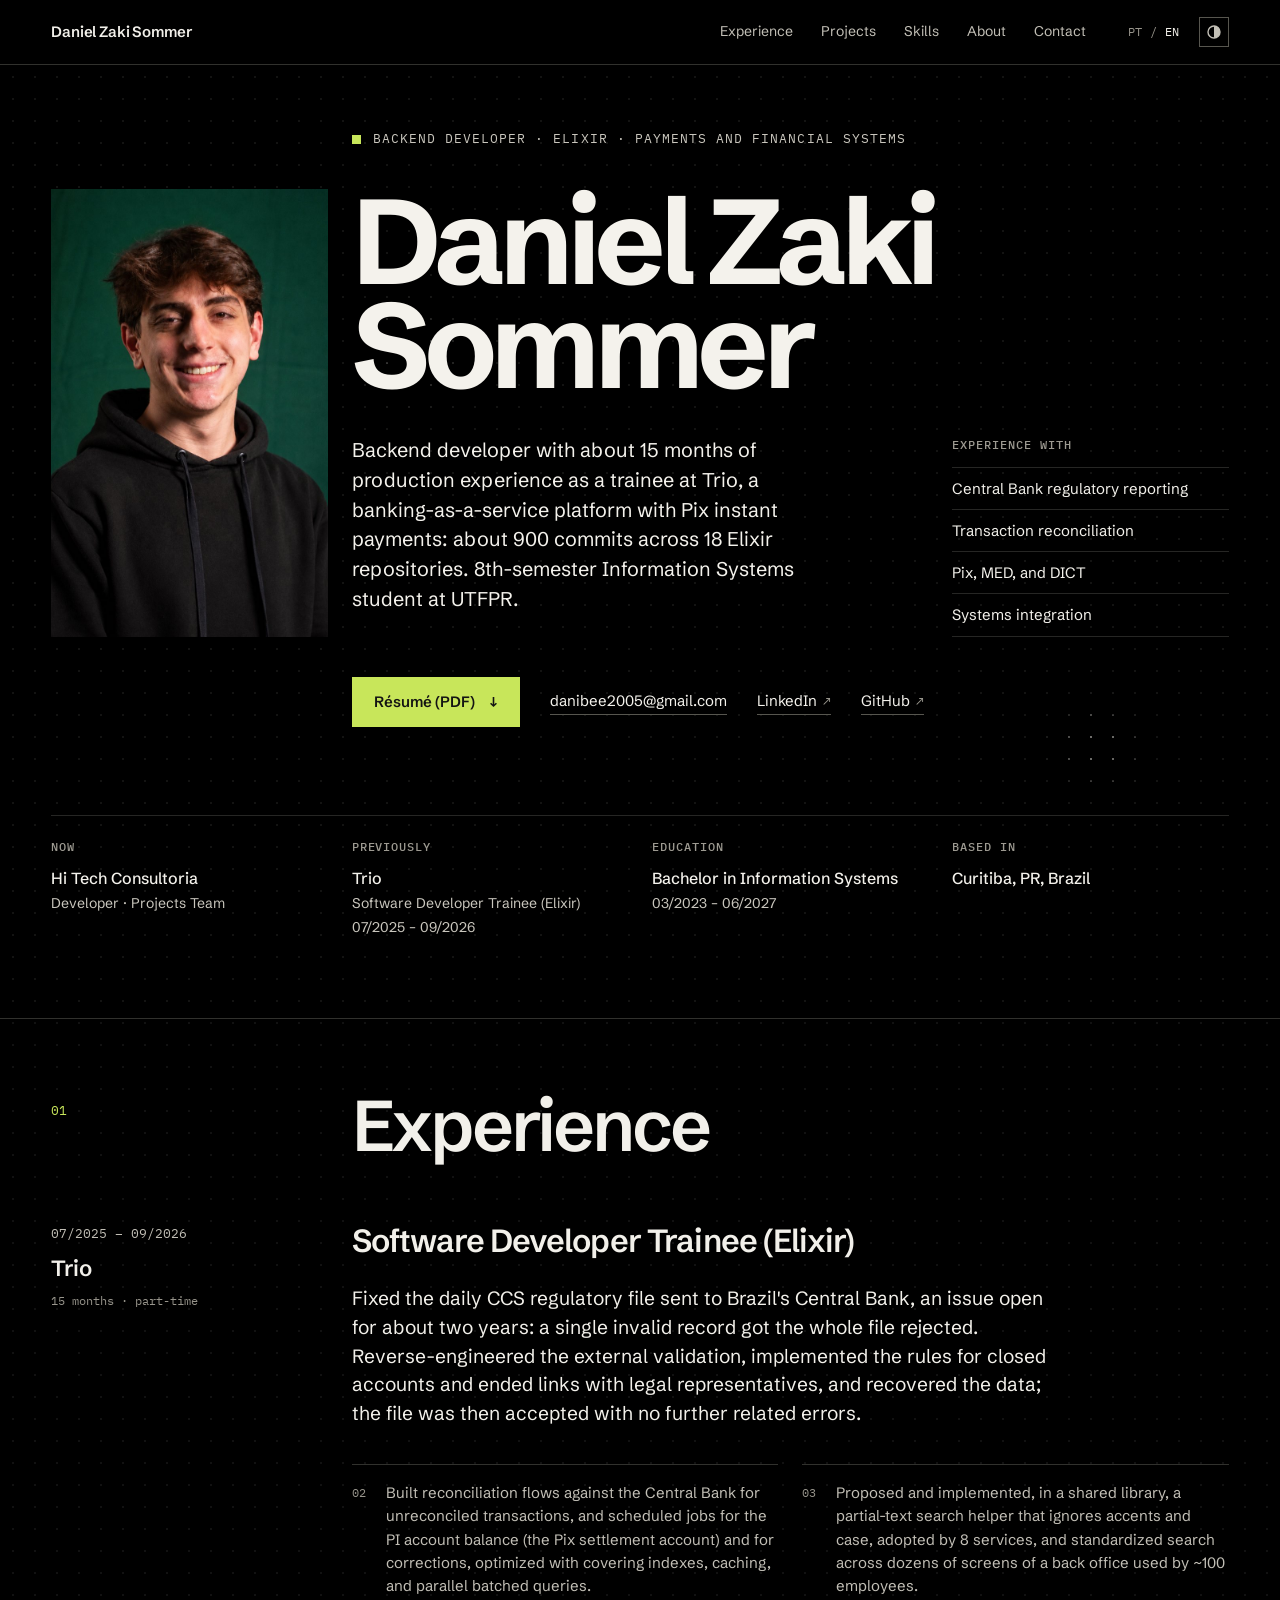
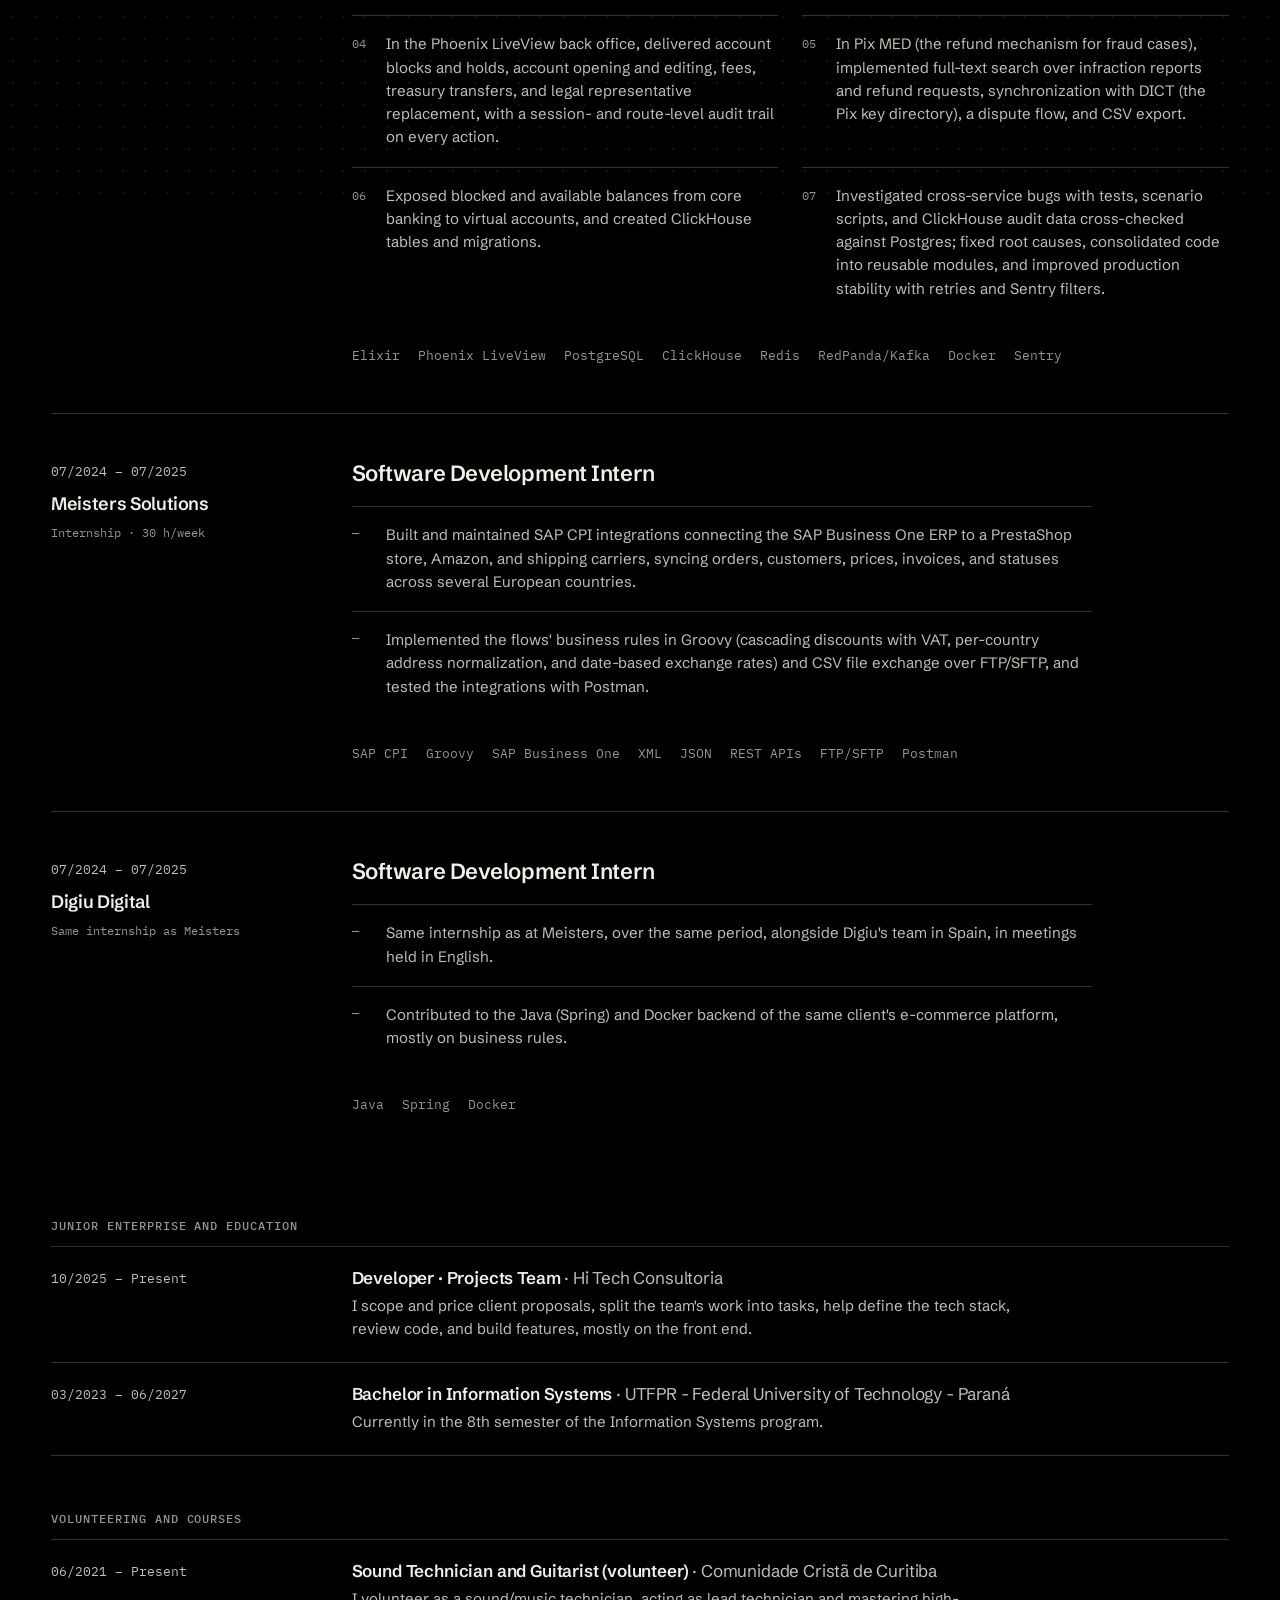
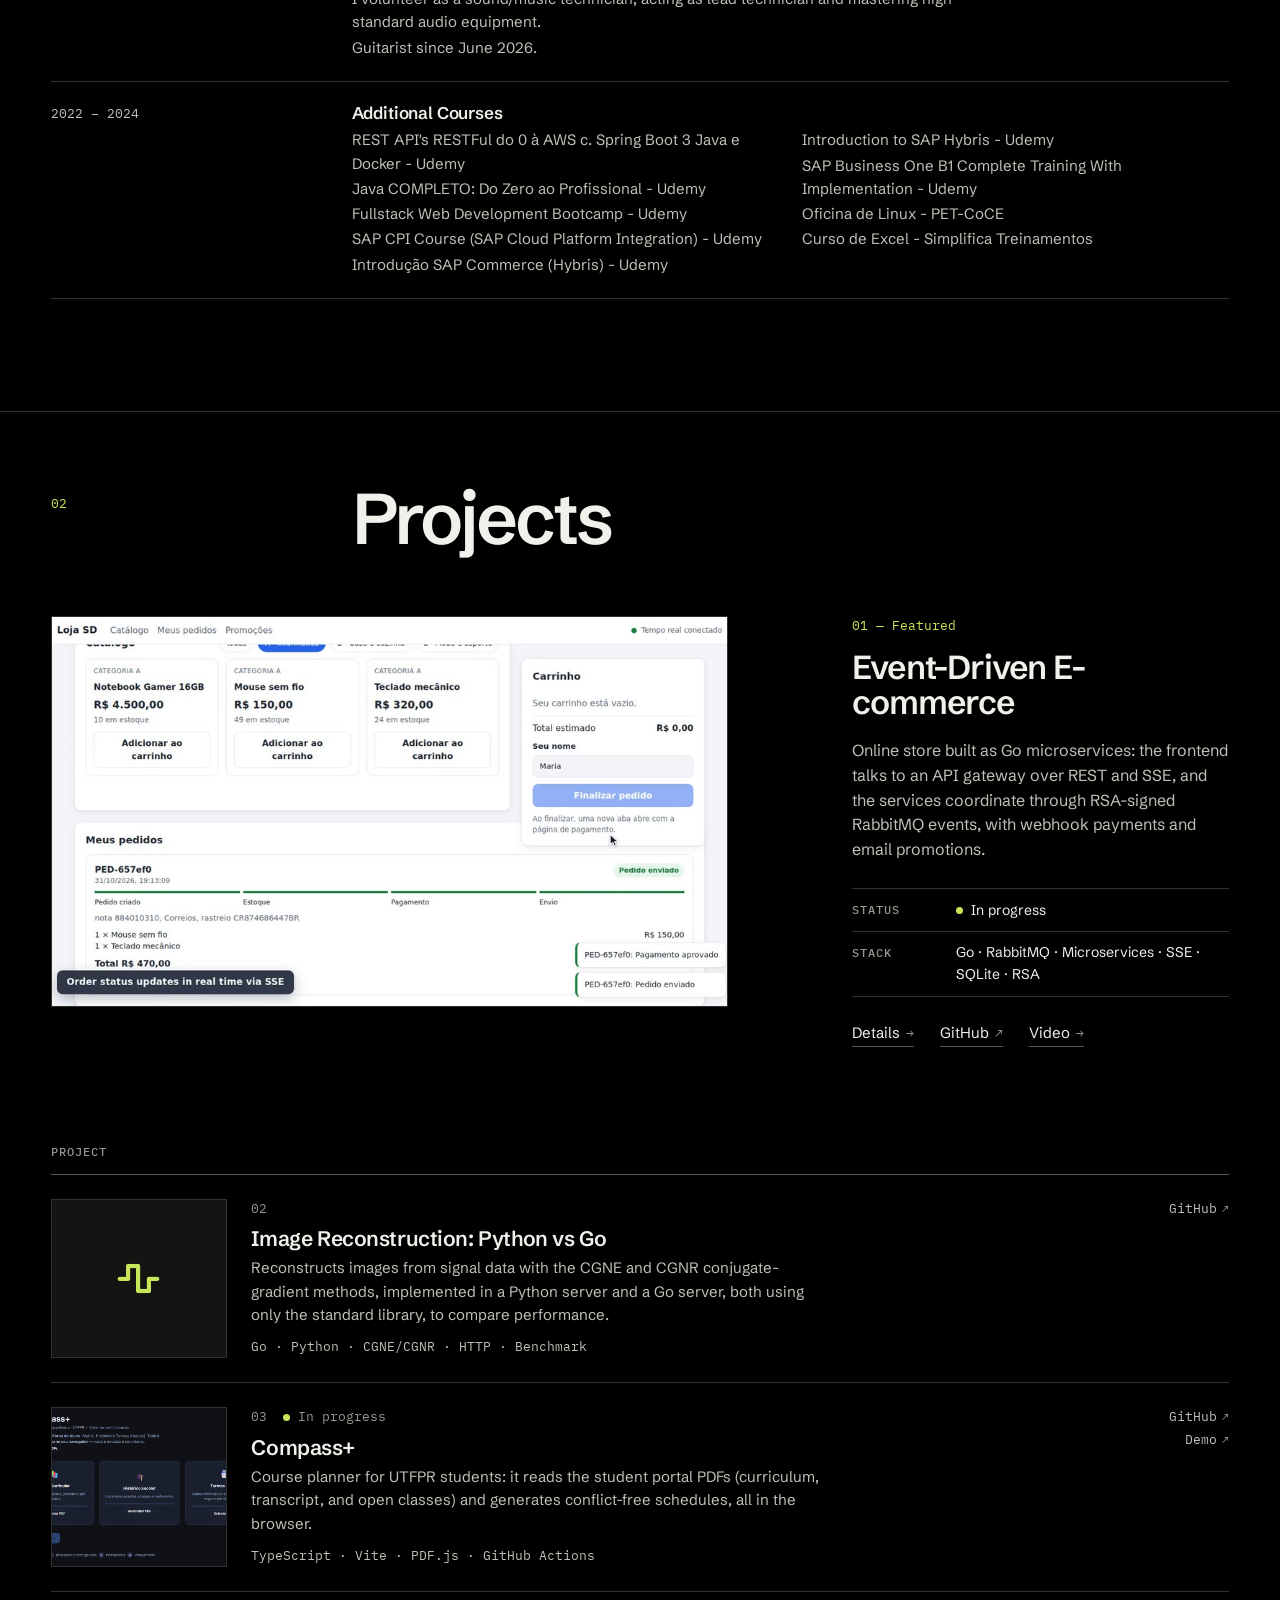
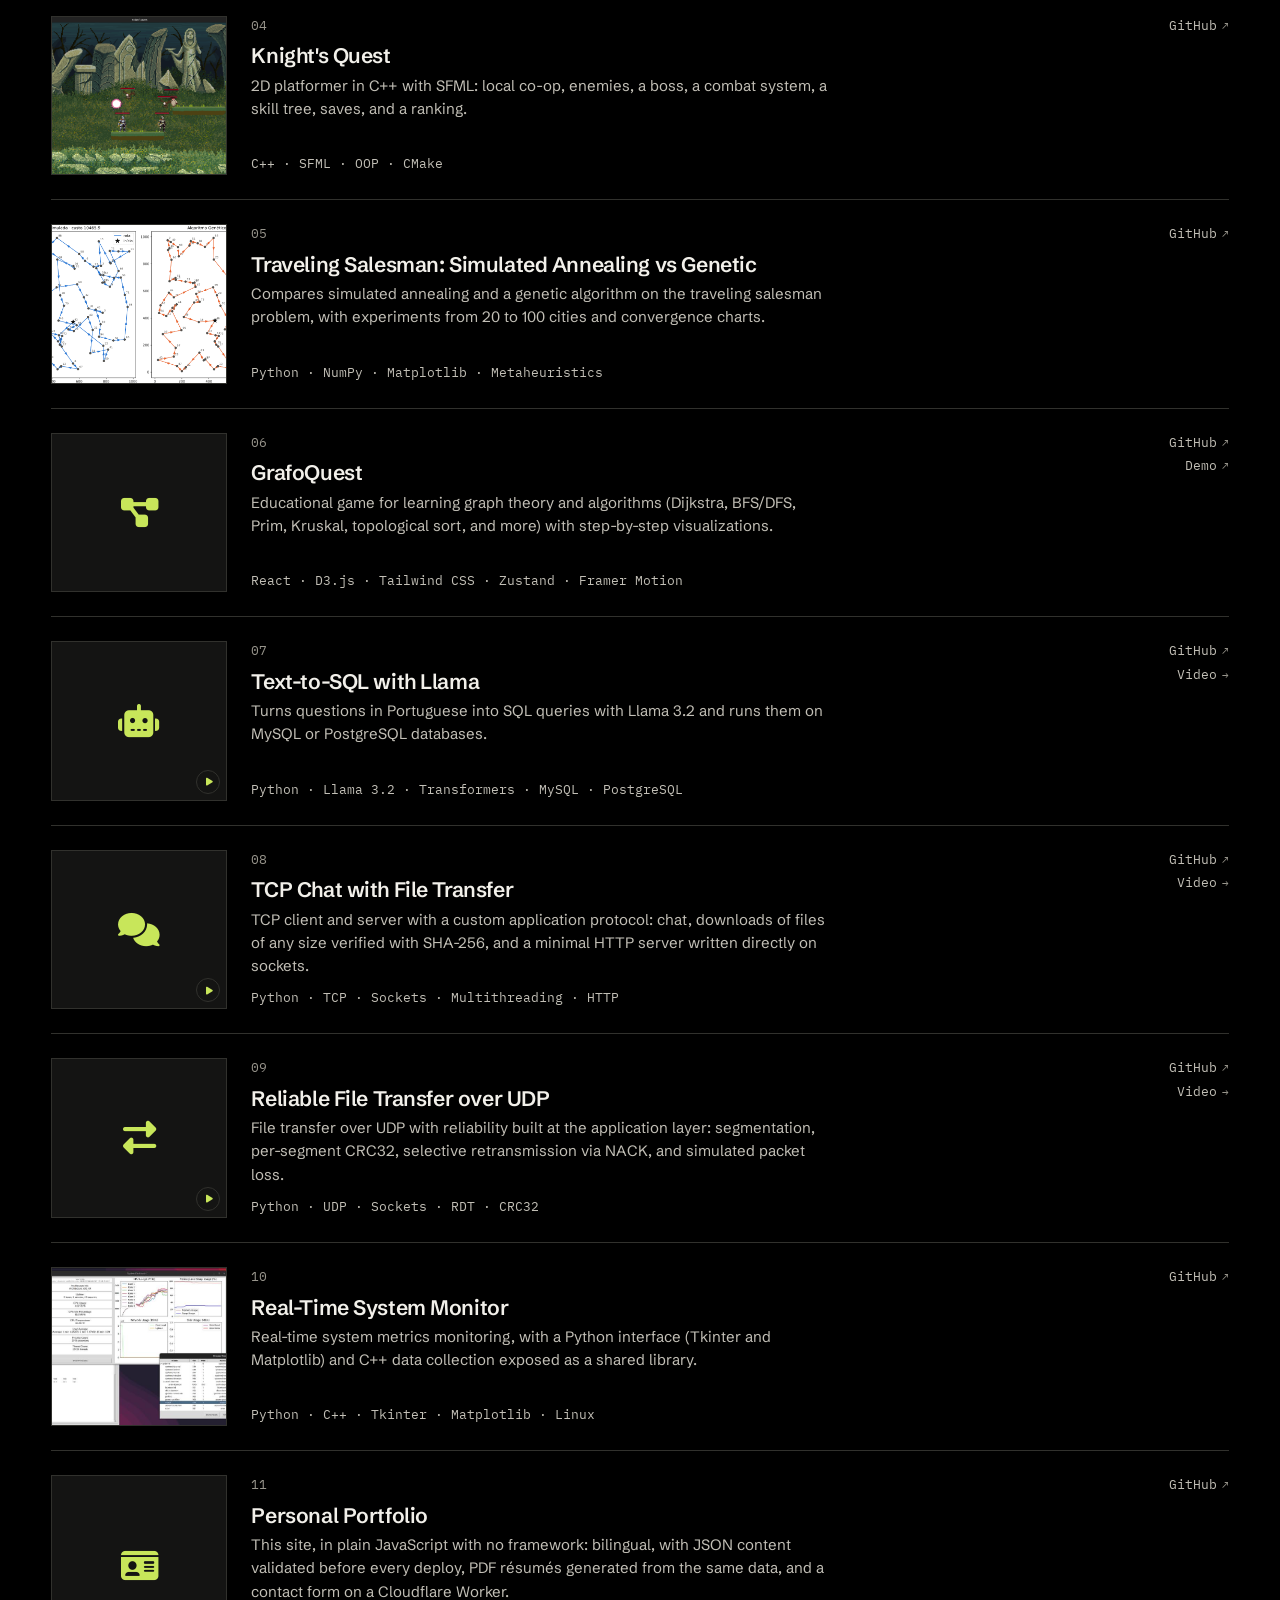
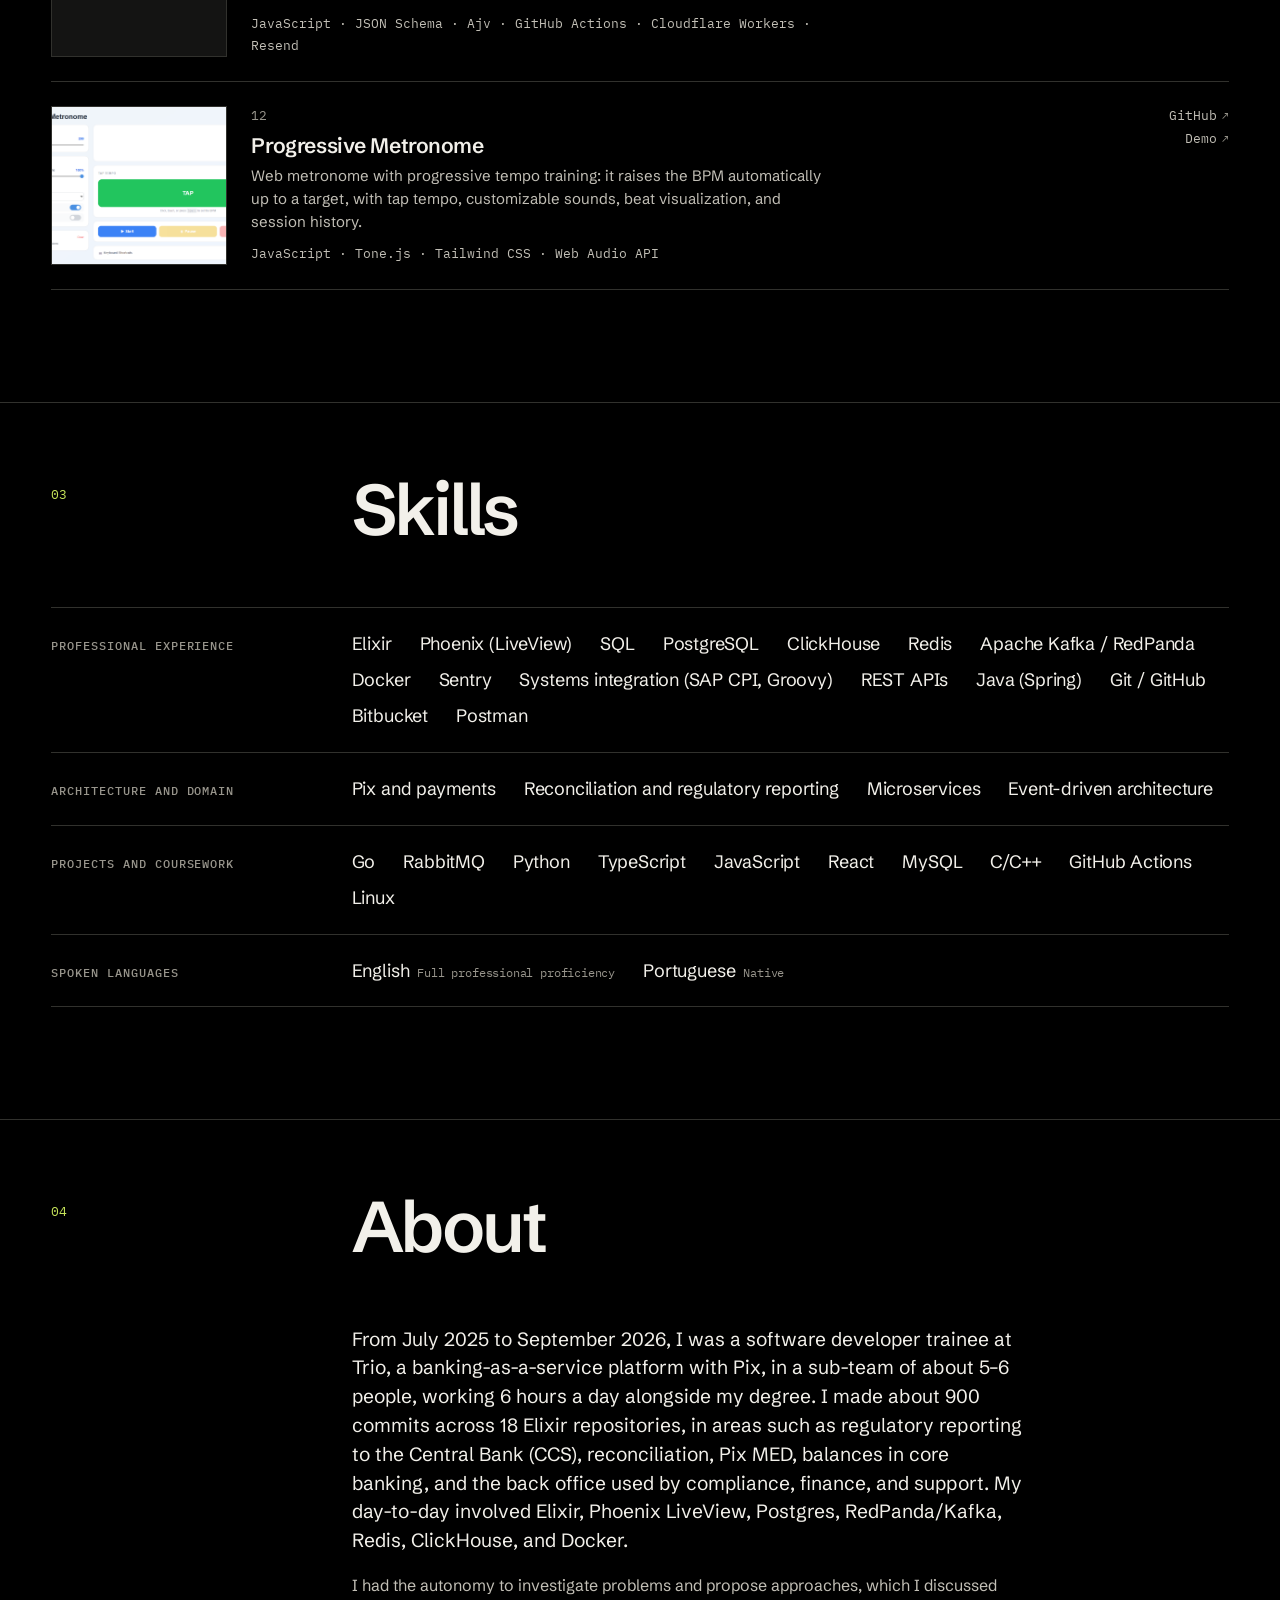
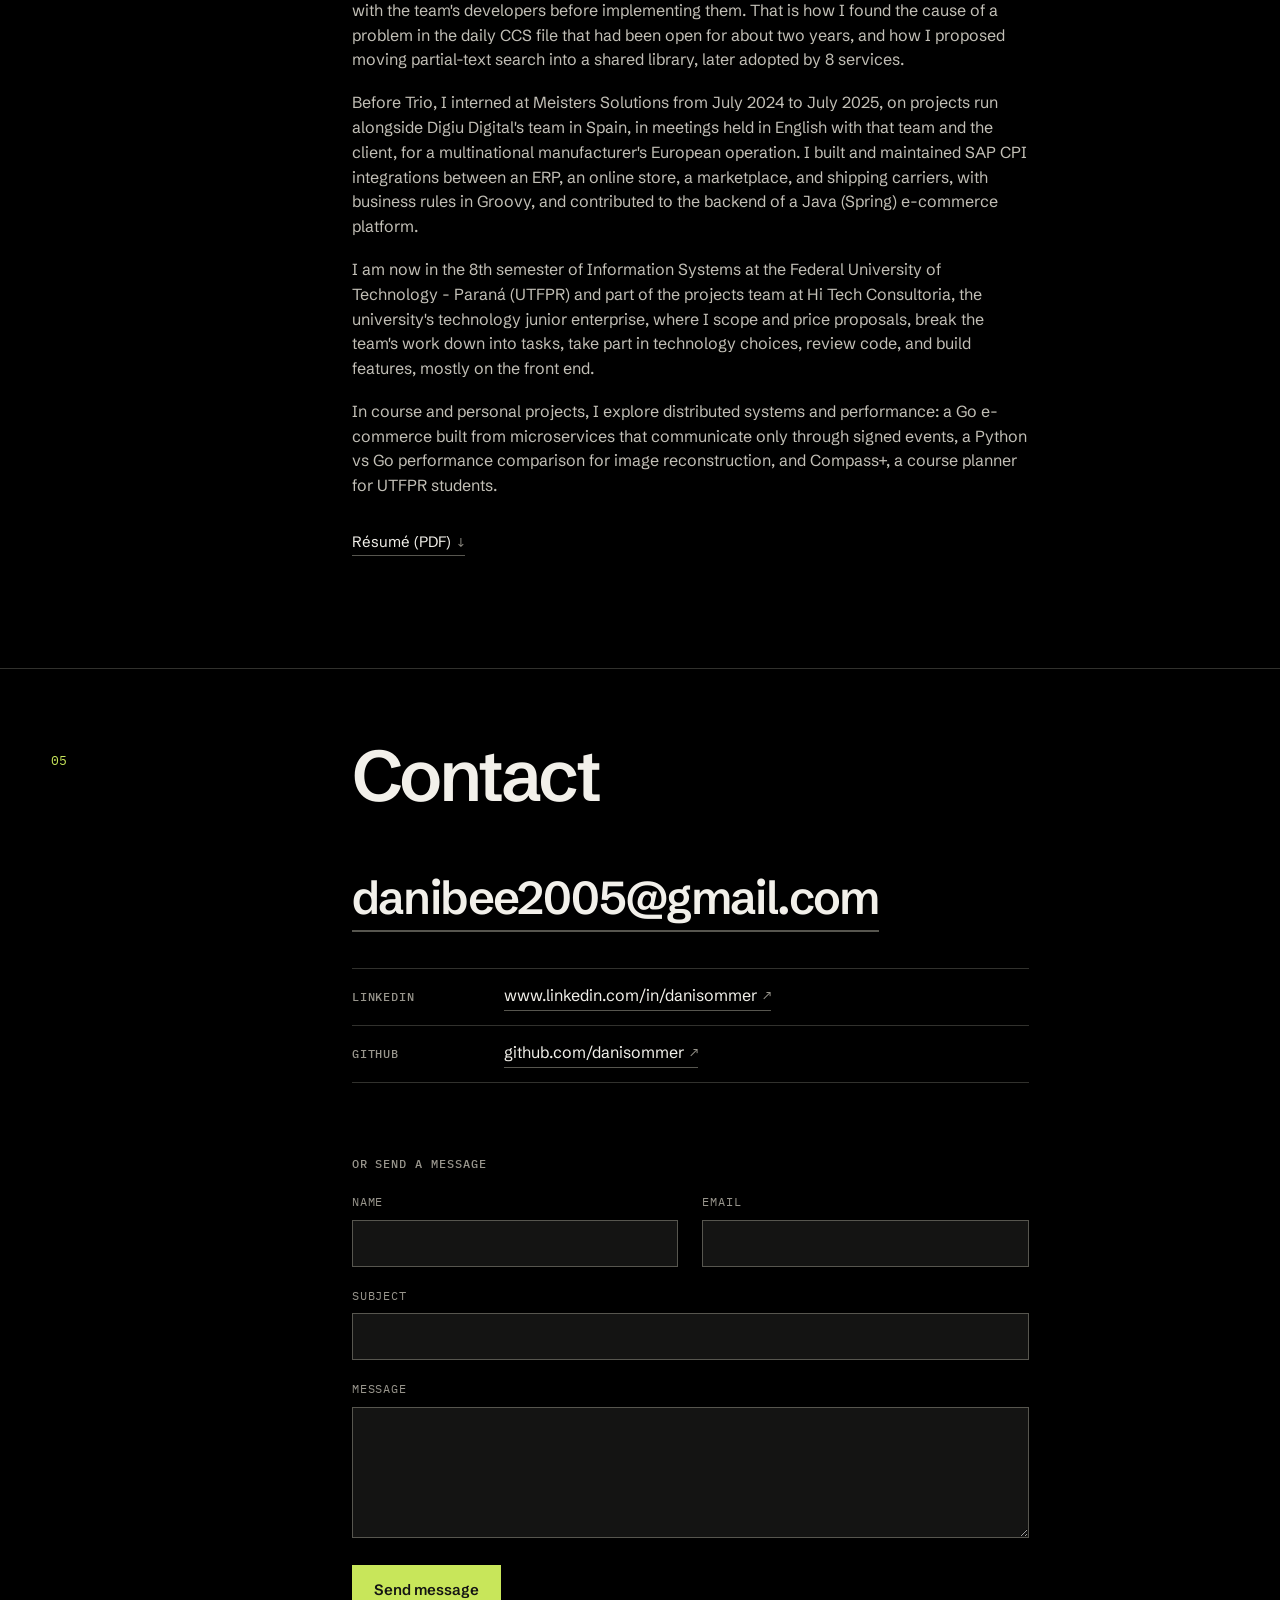
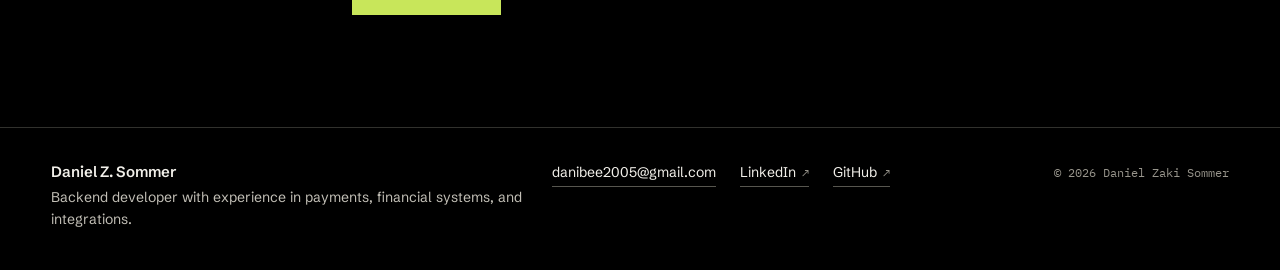
<file: index.html>
<!DOCTYPE html>
<html lang="pt-BR" data-theme="dark">

<head>
    <meta charset="UTF-8">
    <meta name="viewport" content="width=device-width, initial-scale=1.0">
    <title>Daniel Zaki Sommer - Backend Developer</title>
    <meta name="description" content="Desenvolvedor backend (Elixir) com experiência em Pix, sistemas financeiros e integrações. Estudante de Sistemas de Informação na UTFPR.">
    <meta name="theme-color" content="#000000">
    <meta name="darkreader-lock">
    <link rel="canonical" href="https://danisommer.github.io/">
    <meta property="og:type" content="website">
    <meta property="og:url" content="https://danisommer.github.io/">
    <meta property="og:title" content="Daniel Zaki Sommer - Backend Developer">
    <meta property="og:description" content="Desenvolvedor backend (Elixir) com experiência em Pix, sistemas financeiros e integrações. Estudante de Sistemas de Informação na UTFPR.">
    <meta property="og:image" content="https://danisommer.github.io/images/profile_picture.jpg">
    <meta property="og:locale" content="pt_BR">
    <meta property="og:locale:alternate" content="en_US">
    <meta name="twitter:card" content="summary_large_image">
    <meta name="twitter:title" content="Daniel Zaki Sommer - Backend Developer">
    <meta name="twitter:description" content="Desenvolvedor backend (Elixir) com experiência em Pix, sistemas financeiros e integrações. Estudante de Sistemas de Informação na UTFPR.">
    <meta name="twitter:image" content="https://danisommer.github.io/images/profile_picture.jpg">
    <link rel="icon" href="images/favicon.png" type="image/png" sizes="48x48">
    <link rel="icon" href="images/favicon.svg" type="image/svg+xml">
    <link rel="apple-touch-icon" href="images/apple-touch-icon.png">
    <script>
        {
            let saved = null;
            try {
                saved = localStorage.getItem("theme");
            } catch {
                saved = null;
            }
            document.documentElement.dataset.theme = saved === "light" ? "light" : "dark";
        }
    </script>
    <link rel="preconnect" href="https://fonts.googleapis.com">
    <link rel="preconnect" href="https://fonts.gstatic.com" crossorigin>
    <link rel="stylesheet" href="https://fonts.googleapis.com/css2?family=IBM+Plex+Mono:wght@400;500&family=Schibsted+Grotesk:wght@400;500;600;700&display=swap">
    <link rel="stylesheet" href="https://cdnjs.cloudflare.com/ajax/libs/font-awesome/6.4.0/css/all.min.css">
    <link rel="stylesheet" href="css/tokens.css">
    <link rel="stylesheet" href="css/base.css">
    <link rel="stylesheet" href="css/layout.css">
    <link rel="stylesheet" href="css/sections/hero.css">
    <link rel="stylesheet" href="css/sections/experience.css">
    <link rel="stylesheet" href="css/sections/projects.css">
    <link rel="stylesheet" href="css/sections/skills.css">
    <link rel="stylesheet" href="css/sections/about.css">
    <link rel="stylesheet" href="css/sections/contact.css">
    <script type="module" src="js/main.js"></script>
</head>

<body>
    <noscript>
        <p class="noscript">Este portfólio precisa de JavaScript habilitado. / This portfolio requires JavaScript.</p>
    </noscript>

    <div class="dot-field" aria-hidden="true">
        <canvas></canvas>
    </div>

    <header class="site-header">
        <div class="wrap header-bar">
            <a href="#top" class="brand"></a>
            <nav class="nav-links" data-i18n-aria-label="a11y.mainNav">
                <a href="#experience" data-i18n="nav.experience"></a>
                <a href="#projects" data-i18n="nav.projects"></a>
                <a href="#skills" data-i18n="nav.skills"></a>
                <a href="#about" data-i18n="nav.about"></a>
                <a href="#contact" data-i18n="nav.contact"></a>
            </nav>
            <div class="header-tools">
                <div class="language-toggle" role="group" data-i18n-aria-label="a11y.language">
                    <button type="button" data-lang="pt" lang="pt-BR" title="Português">PT</button>
                    <span aria-hidden="true">/</span>
                    <button type="button" data-lang="en" lang="en" title="English">EN</button>
                </div>
                <button type="button" class="theme-toggle" data-theme-toggle data-i18n-aria-label="a11y.themeToggle">
                    <svg width="14" height="14" viewBox="0 0 14 14" aria-hidden="true"><circle cx="7" cy="7" r="6" fill="none" stroke="currentColor" stroke-width="1.4"/><path d="M7 1a6 6 0 0 1 0 12z" fill="currentColor"/></svg>
                </button>
                <button type="button" class="menu-toggle" aria-expanded="false" aria-controls="mobile-nav" data-i18n="nav.menu"></button>
            </div>
        </div>
    </header>

    <div class="mobile-nav" id="mobile-nav" inert>
        <button type="button" class="mobile-nav-close" data-i18n="nav.close" data-i18n-aria-label="a11y.menuClose"></button>
        <nav class="mobile-links" data-i18n-aria-label="a11y.mainNav">
            <a href="#experience" data-i18n="nav.experience"></a>
            <a href="#projects" data-i18n="nav.projects"></a>
            <a href="#skills" data-i18n="nav.skills"></a>
            <a href="#about" data-i18n="nav.about"></a>
            <a href="#contact" data-i18n="nav.contact"></a>
        </nav>
        <div class="mobile-controls">
            <div class="language-toggle" role="group" data-i18n-aria-label="a11y.language">
                <button type="button" data-lang="pt" lang="pt-BR" title="Português">PT</button>
                <span aria-hidden="true">/</span>
                <button type="button" data-lang="en" lang="en" title="English">EN</button>
            </div>
            <button type="button" class="theme-toggle" data-theme-toggle data-i18n-aria-label="a11y.themeToggle">
                <svg width="14" height="14" viewBox="0 0 14 14" aria-hidden="true"><circle cx="7" cy="7" r="6" fill="none" stroke="currentColor" stroke-width="1.4"/><path d="M7 1a6 6 0 0 1 0 12z" fill="currentColor"/></svg>
            </button>
        </div>
    </div>

    <div class="overlay" aria-hidden="true"></div>

    <main id="top">
        <section id="home" class="hero">
            <div class="wrap">
                <div class="grid hero-grid">
                    <p class="hero-kicker"></p>
                    <h1 class="hero-name"></h1>
                    <figure class="hero-portrait" hidden></figure>
                    <p class="hero-lede"></p>
                    <div class="hero-focus" hidden>
                        <p class="label" data-i18n="hero.focus"></p>
                        <ul></ul>
                    </div>
                    <div class="hero-actions"></div>
                </div>
                <dl class="grid hero-facts"></dl>
            </div>
        </section>

        <section id="experience" class="section">
            <div class="wrap">
                <header class="grid section-head">
                    <p class="section-index" aria-hidden="true">01</p>
                    <h2 class="section-title" data-i18n="experience.title"></h2>
                </header>
                <div class="experience-list"></div>
            </div>
        </section>

        <section id="projects" class="section">
            <div class="wrap">
                <header class="grid section-head">
                    <p class="section-index" aria-hidden="true">02</p>
                    <h2 class="section-title" data-i18n="projects.title"></h2>
                </header>
                <div class="projects-feature"></div>
                <div class="projects-index"></div>
            </div>
        </section>

        <section id="skills" class="section">
            <div class="wrap">
                <header class="grid section-head">
                    <p class="section-index" aria-hidden="true">03</p>
                    <h2 class="section-title" data-i18n="skills.title"></h2>
                </header>
                <dl class="skills-list"></dl>
            </div>
        </section>

        <section id="about" class="section">
            <div class="wrap">
                <header class="grid section-head">
                    <p class="section-index" aria-hidden="true">04</p>
                    <h2 class="section-title" data-i18n="about.title"></h2>
                </header>
                <div class="grid about-body">
                    <div class="about-text"></div>
                    <div class="about-actions"></div>
                </div>
            </div>
        </section>

        <section id="contact" class="section">
            <div class="wrap">
                <header class="grid section-head">
                    <p class="section-index" aria-hidden="true">05</p>
                    <h2 class="section-title" data-i18n="contact.title"></h2>
                </header>
                <div class="grid contact-body">
                    <div class="contact-links"></div>
                    <form id="contact-form" class="contact-form" action="https://portfolio-contact.danibee2005.workers.dev" method="POST">
                        <p class="label contact-form-title" data-i18n="contact.formTitle"></p>
                        <div class="form-row">
                            <div class="form-group">
                                <label for="name" data-i18n="contact.form.name"></label>
                                <input type="text" id="name" name="name" class="form-control" autocomplete="name" required>
                            </div>
                            <div class="form-group">
                                <label for="email" data-i18n="contact.form.email"></label>
                                <input type="email" id="email" name="email" class="form-control" autocomplete="email" required>
                            </div>
                        </div>
                        <div class="form-group">
                            <label for="subject" data-i18n="contact.form.subject"></label>
                            <input type="text" id="subject" name="subject" class="form-control" required>
                        </div>
                        <div class="form-group">
                            <label for="message" data-i18n="contact.form.message"></label>
                            <textarea id="message" name="message" class="form-control" rows="5" required></textarea>
                        </div>
                        <input type="text" name="_gotcha" class="form-honeypot" tabindex="-1" autocomplete="off">
                        <button type="submit" class="btn form-btn"></button>
                        <p class="form-status" role="status"></p>
                    </form>
                </div>
            </div>
        </section>
    </main>

    <footer class="site-footer">
        <div class="wrap grid footer-bar">
            <div class="footer-id">
                <p class="footer-name"></p>
                <p class="footer-note"></p>
            </div>
            <nav class="footer-links" data-i18n-aria-label="a11y.contactLinks"></nav>
            <p class="copyright"></p>
        </div>
    </footer>

    <dialog class="modal" id="project-modal" aria-labelledby="project-modal-title">
        <div class="modal-content">
            <button type="button" class="close-modal" data-i18n="nav.close" data-i18n-aria-label="projects.close" autofocus></button>
            <div class="project-details"></div>
        </div>
    </dialog>
</body>

</html>
</file>
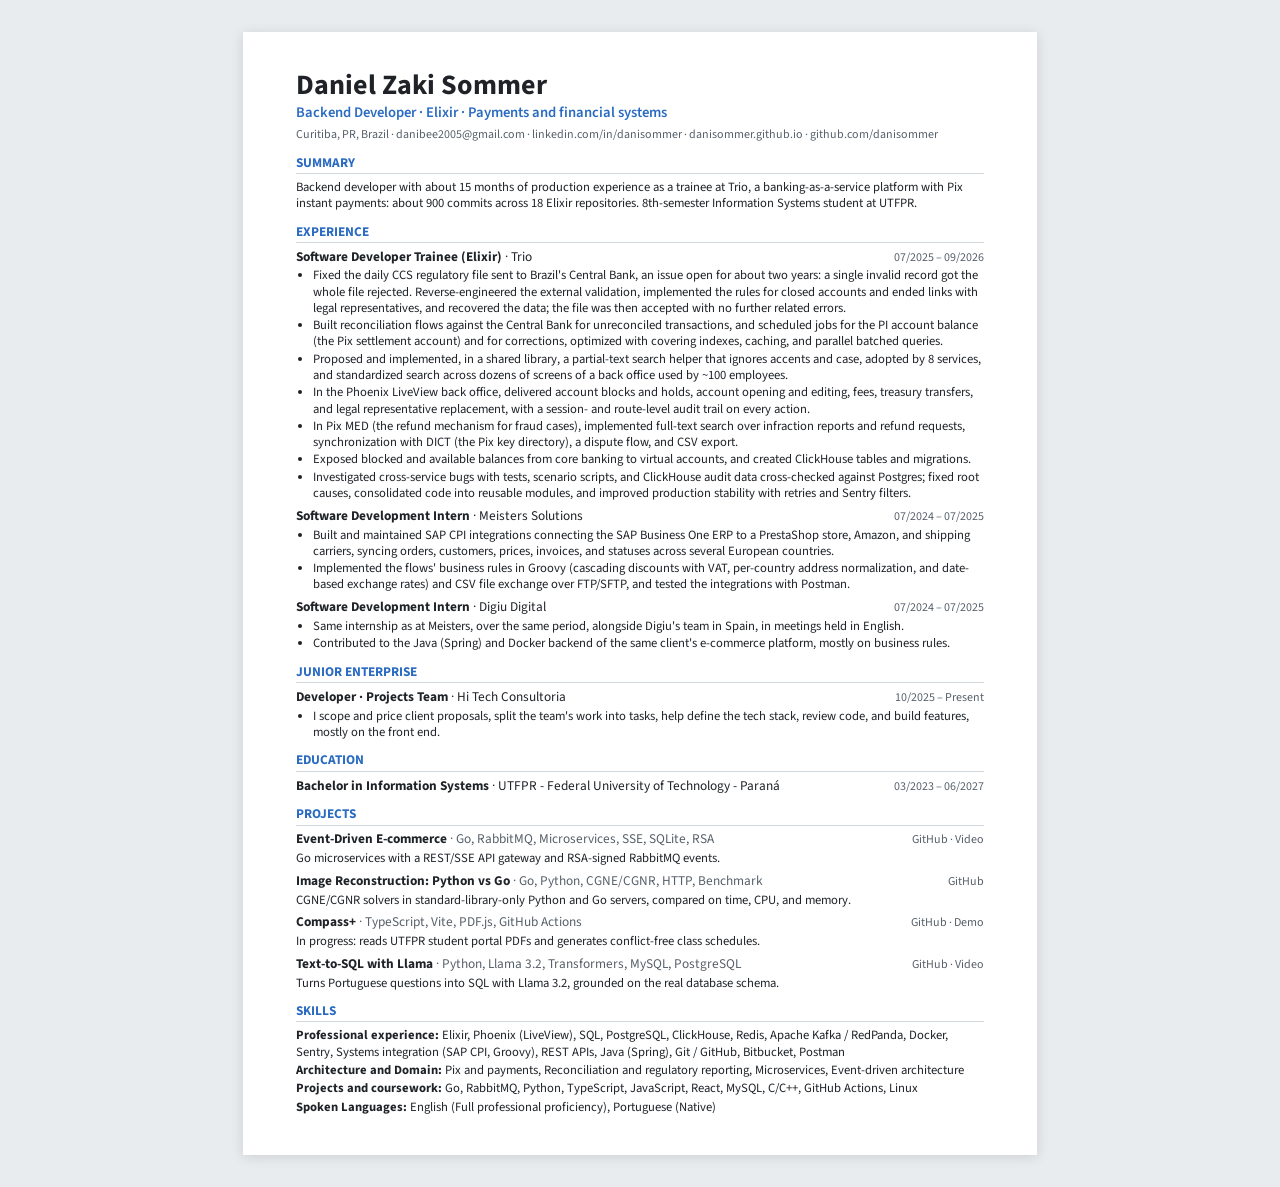
<file: cv.html>
<!DOCTYPE html>
<html lang="pt-BR">

<head>
    <meta charset="UTF-8">
    <meta name="viewport" content="width=device-width, initial-scale=1.0">
    <title>Daniel Zaki Sommer - Currículo</title>
    <link rel="icon" href="images/favicon.png" type="image/png" sizes="48x48">
    <link rel="icon" href="images/favicon.svg" type="image/svg+xml">
    <link rel="preconnect" href="https://fonts.googleapis.com">
    <link rel="preconnect" href="https://fonts.gstatic.com" crossorigin>
    <link rel="stylesheet" href="https://fonts.googleapis.com/css2?family=Source+Sans+3:wght@400;600;700&display=swap">
    <link rel="stylesheet" href="css/cv.css">
    <script type="module" src="js/cv.js"></script>
</head>

<body>
    <main class="cv"></main>
</body>

</html>
</file>
<file: css/tokens.css>
:root {
    color-scheme: dark;

    --color-bg: #000000;
    --color-raised: #141413;
    --color-header: #000000;
    --color-line: #31312d;
    --color-line-strong: #57564f;
    --color-text: #f2f0ea;
    --color-text-2: #c2bfb6;
    --color-text-3: #98958c;
    --color-accent: #c8e65a;
    --color-accent-text: #c8e65a;
    --color-accent-mark: #c8e65a;
    --color-on-accent: #141413;
    --color-figure: #0f1114;
    --color-overlay: rgba(10, 10, 9, 0.78);
    --color-dim: rgba(0, 0, 0, 0.5);
    --color-success: #9bd47a;
    --color-error: #ff8a7a;

    --font-sans: "Schibsted Grotesk", "Helvetica Neue", Arial, sans-serif;
    --font-mono: "IBM Plex Mono", ui-monospace, Consolas, monospace;

    --max-width: 1360px;
    --margin: clamp(20px, 4vw, 56px);
    --gutter: 24px;
    --header-height: 64px;

    --z-header: 1000;
    --z-overlay: 1000;
    --z-mobile-nav: 1001;
}

[data-theme="light"] {
    color-scheme: light;

    --color-bg: #ebe9e3;
    --color-raised: #f3f1ec;
    --color-header: #ebe9e3;
    --color-line: #cac7bd;
    --color-line-strong: #94918a;
    --color-text: #141413;
    --color-text-2: #3e3c37;
    --color-text-3: #5a5852;
    --color-accent-text: #4b6a08;
    --color-accent-mark: #5d8209;
    --color-on-accent: #191917;
    --color-overlay: rgba(25, 25, 23, 0.55);
    --color-dim: rgba(235, 233, 227, 0.5);
    --color-success: #3d7a1c;
    --color-error: #b3261e;
}

[data-theme="dark"] .hero {
    color-scheme: dark;

    --color-bg: #000000;
    --color-raised: #0c0c0b;
    --color-line: #262624;
    --color-line-strong: #57564f;
    --color-text: #f4f2ec;
    --color-text-2: #c9c6bd;
    --color-text-3: #9d9a91;
    --color-accent-text: #c8e65a;
    --color-accent-mark: #c8e65a;
    --color-on-accent: #141413;
}
</file>
<file: css/base.css>
*,
*::before,
*::after {
    margin: 0;
    padding: 0;
    box-sizing: border-box;
}

html {
    background-color: var(--color-bg);
    scroll-behavior: smooth;
    scroll-padding-top: var(--header-height);
}

body {
    position: relative;
    overflow-x: hidden;
    color: var(--color-text);
    font-family: var(--font-sans);
    font-size: 16px;
    line-height: 1.55;
    -webkit-font-smoothing: antialiased;
    text-rendering: optimizeLegibility;
}

body.is-locked {
    overflow: hidden;
}

button,
input,
textarea,
select {
    font: inherit;
    color: inherit;
}

button {
    border: none;
    background: none;
    cursor: pointer;
}

img {
    display: block;
    max-width: 100%;
}

a {
    color: inherit;
    text-decoration: none;
}

h1,
h2,
h3,
h4 {
    font-weight: 600;
    line-height: 1.1;
}

[hidden] {
    display: none !important;
}

:focus-visible {
    outline: 2px solid var(--color-accent-mark);
    outline-offset: 3px;
}

.wrap {
    max-width: var(--max-width);
    margin: 0 auto;
    padding-inline: var(--margin);
}

.grid {
    display: grid;
    grid-template-columns: repeat(12, minmax(0, 1fr));
    column-gap: var(--gutter);
}

.label {
    font-family: var(--font-mono);
    font-size: 12px;
    font-weight: 500;
    letter-spacing: 0.08em;
    text-transform: uppercase;
    color: var(--color-text-3);
}

.link {
    display: inline-flex;
    align-items: baseline;
    gap: 6px;
    padding-bottom: 2px;
    border-bottom: 1px solid var(--color-line-strong);
    transition: border-color 0.2s ease, color 0.2s ease;
}

.link:hover {
    border-color: var(--color-accent-mark);
}

.arrow {
    font-family: var(--font-mono);
    font-size: 0.85em;
    color: var(--color-text-3);
}

.btn {
    display: inline-flex;
    align-items: center;
    justify-content: center;
    gap: 14px;
    min-height: 50px;
    padding: 0 22px;
    background-color: var(--color-accent);
    color: var(--color-on-accent);
    font-size: 15px;
    font-weight: 600;
    transition: filter 0.2s ease;
}

.btn:hover {
    filter: brightness(1.08);
}

.btn .arrow {
    font-size: 1em;
    color: inherit;
}

.status {
    display: inline-flex;
    align-items: center;
    gap: 8px;
}

.status::before {
    content: "";
    flex-shrink: 0;
    width: 7px;
    height: 7px;
    border-radius: 50%;
    background-color: var(--color-accent-mark);
}

.section {
    padding-block: 72px 112px;
    border-top: 1px solid var(--color-line);
}

.section-head {
    align-items: start;
    margin-bottom: 64px;
}

.section-index {
    grid-column: 1 / span 3;
    padding-top: 10px;
    font-family: var(--font-mono);
    font-size: 13px;
    color: var(--color-accent-text);
}

.section-title {
    grid-column: 4 / span 9;
    font-size: clamp(44px, 5.6vw, 84px);
    line-height: 0.95;
    letter-spacing: -0.045em;
}

@media (max-width: 820px) {
    :root {
        --gutter: 16px;
        --header-height: 56px;
    }

    .grid {
        display: flex;
        flex-direction: column;
    }

    .section {
        padding-block: 56px 72px;
    }

    .section-head {
        row-gap: 10px;
        margin-bottom: 40px;
    }

    .section-index {
        padding-top: 0;
    }
}

@media (prefers-reduced-motion: reduce) {
    html {
        scroll-behavior: auto;
    }

    *,
    *::before,
    *::after {
        animation: none !important;
        transition: none !important;
    }
}
</file>
<file: css/layout.css>
.dot-field {
    position: absolute;
    inset: 0;
    z-index: -1;
    overflow: hidden;
    pointer-events: none;
}

.dot-field canvas {
    display: block;
    width: 100%;
}

.site-header {
    position: sticky;
    top: 0;
    z-index: var(--z-header);
    border-bottom: 1px solid var(--color-line);
    background-color: var(--color-header);
}

.header-bar {
    display: flex;
    align-items: center;
    gap: 40px;
    height: var(--header-height);
}

.brand {
    margin-right: auto;
    font-size: 15px;
    font-weight: 600;
    letter-spacing: -0.01em;
}

.nav-links {
    display: flex;
    gap: 28px;
    font-size: 14px;
    color: var(--color-text-2);
}

.nav-links a {
    position: relative;
    padding-block: 6px;
    transition: color 0.2s ease;
}

.nav-links a:hover,
.nav-links a[aria-current] {
    color: var(--color-text);
}

.nav-links a[aria-current]::after {
    content: "";
    position: absolute;
    right: 0;
    bottom: -1px;
    left: 0;
    height: 2px;
    background-color: var(--color-accent-mark);
}

.header-tools {
    display: flex;
    align-items: center;
    gap: 18px;
}

.language-toggle {
    display: flex;
    align-items: center;
    gap: 6px;
    font-family: var(--font-mono);
    font-size: 12px;
    color: var(--color-text-3);
}

.language-toggle button {
    padding: 2px;
    color: var(--color-text-3);
    transition: color 0.2s ease;
}

.language-toggle button:hover,
.language-toggle button[aria-pressed="true"] {
    color: var(--color-text);
}

.theme-toggle {
    display: grid;
    place-items: center;
    width: 30px;
    height: 30px;
    border: 1px solid var(--color-line-strong);
    color: var(--color-text-2);
    transition: border-color 0.2s ease, color 0.2s ease;
}

.theme-toggle:hover {
    border-color: var(--color-text-2);
    color: var(--color-text);
}

.menu-toggle,
.mobile-nav-close {
    font-family: var(--font-mono);
    font-size: 12px;
    letter-spacing: 0.08em;
    text-transform: uppercase;
    color: var(--color-text-2);
}

.menu-toggle {
    display: none;
}

.mobile-nav {
    position: fixed;
    top: 0;
    right: 0;
    z-index: var(--z-mobile-nav);
    display: flex;
    flex-direction: column;
    width: min(380px, 88vw);
    height: 100vh;
    height: 100dvh;
    padding: 22px var(--margin) 32px;
    overflow-y: auto;
    border-left: 1px solid var(--color-line);
    background-color: var(--color-raised);
    transform: translateX(100%);
    visibility: hidden;
    transition: transform 0.3s ease, visibility 0s linear 0.3s;
}

.mobile-nav.is-open {
    transform: translateX(0);
    visibility: visible;
    transition: transform 0.3s ease, visibility 0s;
}

.mobile-nav-close {
    align-self: flex-end;
}

.mobile-links {
    display: flex;
    flex-direction: column;
    margin-top: 40px;
    border-top: 1px solid var(--color-line);
}

.mobile-links a {
    padding-block: 14px;
    border-bottom: 1px solid var(--color-line);
    font-size: 26px;
    font-weight: 600;
    letter-spacing: -0.02em;
}

.mobile-links a[aria-current] {
    color: var(--color-accent-text);
}

.mobile-controls {
    display: flex;
    align-items: center;
    justify-content: space-between;
    margin-top: auto;
    padding-top: 24px;
}

.overlay {
    position: fixed;
    inset: 0;
    z-index: var(--z-overlay);
    background-color: var(--color-overlay);
    opacity: 0;
    visibility: hidden;
    transition: opacity 0.3s ease, visibility 0.3s ease;
}

.overlay.is-visible {
    opacity: 1;
    visibility: visible;
}

.site-footer {
    border-top: 1px solid var(--color-line);
}

.footer-bar {
    align-items: baseline;
    row-gap: 16px;
    padding-block: 32px 40px;
}

.footer-id {
    grid-column: 1 / span 5;
}

.footer-name {
    font-size: 15px;
    font-weight: 600;
}

.footer-note {
    margin-top: 4px;
    font-size: 14px;
    color: var(--color-text-2);
}

.footer-links {
    grid-column: 6 / span 5;
    display: flex;
    flex-wrap: wrap;
    gap: 8px 24px;
    font-size: 14px;
}

.copyright {
    grid-column: 11 / span 2;
    justify-self: end;
    font-family: var(--font-mono);
    font-size: 12px;
    color: var(--color-text-3);
}

.load-error {
    grid-column: 1 / -1;
    padding: 16px 20px;
    border-left: 2px solid var(--color-accent-mark);
    background-color: var(--color-raised);
}

.load-error-detail {
    margin-top: 6px;
    font-family: var(--font-mono);
    font-size: 13px;
    color: var(--color-text-2);
}

.noscript {
    position: fixed;
    right: 0;
    bottom: 0;
    left: 0;
    z-index: calc(var(--z-header) + 1);
    padding: 16px;
    background-color: var(--color-accent);
    color: var(--color-on-accent);
    text-align: center;
}

@media (max-width: 992px) {
    .nav-links,
    .header-tools .language-toggle,
    .header-tools .theme-toggle {
        display: none;
    }

    .menu-toggle {
        display: block;
    }
}

@media (max-width: 820px) {
    .header-bar {
        gap: 16px;
    }

    .copyright {
        justify-self: start;
    }
}
</file>
<file: css/sections/hero.css>
.hero {
    padding-top: 64px;
    background-color: var(--color-bg);
    color: var(--color-text);
}

.has-dot-field .hero {
    background-color: transparent;
}

.hero-grid {
    align-items: start;
    row-gap: 40px;
}

.hero-kicker {
    grid-column: 4 / span 9;
    grid-row: 1;
    display: flex;
    align-items: center;
    gap: 12px;
    font-family: var(--font-mono);
    font-size: 13px;
    letter-spacing: 0.08em;
    text-transform: uppercase;
    color: var(--color-text-2);
}

.hero-kicker::before {
    content: "";
    flex-shrink: 0;
    width: 9px;
    height: 9px;
    background-color: var(--color-accent-mark);
}

.hero-name {
    grid-column: 4 / span 9;
    grid-row: 2;
    font-size: clamp(60px, 9.4vw, 150px);
    font-weight: 700;
    line-height: 0.86;
    letter-spacing: -0.055em;
}

.hero-portrait {
    position: relative;
    grid-column: 1 / span 3;
    grid-row: 2 / span 2;
    align-self: stretch;
    min-height: 320px;
}

.hero-portrait img {
    position: absolute;
    inset: 0;
    width: 100%;
    height: 100%;
    object-fit: cover;
    object-position: 50% 25%;
}

.hero-lede {
    grid-column: 4 / span 5;
    grid-row: 3;
    font-size: clamp(18px, 1.55vw, 21px);
    line-height: 1.5;
}

.hero-focus {
    grid-column: 10 / span 3;
    grid-row: 3;
}

.hero-focus ul {
    margin-top: 12px;
    border-top: 1px solid var(--color-line);
    list-style: none;
}

.hero-focus li {
    padding-block: 9px;
    border-bottom: 1px solid var(--color-line);
    font-size: 15px;
}

.hero-actions {
    grid-column: 4 / span 9;
    grid-row: 4;
    display: flex;
    flex-wrap: wrap;
    align-items: center;
    gap: 14px 30px;
    font-size: 15px;
}

.hero-facts {
    margin-top: 88px;
    padding-block: 22px 80px;
    border-top: 1px solid var(--color-line);
}

.fact {
    grid-column: span 3;
}

.fact-value {
    margin-top: 10px;
    font-size: 16px;
    font-weight: 500;
}

.fact-detail {
    margin-top: 2px;
    font-size: 14px;
    color: var(--color-text-2);
}

@media (max-width: 1080px) {
    .hero-lede {
        grid-column: 4 / span 6;
    }
}

@media (max-width: 820px) {
    .hero {
        padding-top: 36px;
    }

    .hero-grid {
        align-items: stretch;
        row-gap: 28px;
    }

    .hero-kicker {
        align-items: flex-start;
        font-size: 11.5px;
        line-height: 1.5;
    }

    .hero-kicker::before {
        margin-top: 4px;
    }

    .hero-name {
        font-size: clamp(52px, 15.5vw, 76px);
    }

    .hero-portrait {
        width: 62%;
        min-height: 0;
        aspect-ratio: 4 / 5;
    }

    .hero-facts {
        display: grid;
        grid-template-columns: repeat(2, minmax(0, 1fr));
        gap: 22px var(--gutter);
        margin-top: 56px;
        padding-bottom: 56px;
    }

    .fact {
        grid-column: auto;
    }
}
</file>
<file: css/sections/experience.css>
.job {
    row-gap: 18px;
    padding-block: 48px;
    border-top: 1px solid var(--color-line);
}

.job:first-child {
    padding-top: 0;
    border-top: none;
}

.job-meta {
    grid-column: 1 / span 3;
}

.job-dates {
    font-family: var(--font-mono);
    font-size: 13px;
    color: var(--color-text-2);
}

.job-org {
    margin-top: 8px;
    font-size: 18px;
    font-weight: 600;
    letter-spacing: -0.02em;
}

.job-note {
    margin-top: 6px;
    font-family: var(--font-mono);
    font-size: 12px;
    color: var(--color-text-3);
}

.job-body {
    grid-column: 4 / span 9;
}

.job-role {
    font-size: 22px;
    letter-spacing: -0.02em;
}

.job-points {
    max-width: 74ch;
    margin-top: 20px;
    list-style: none;
}

.job-points li {
    display: grid;
    grid-template-columns: 34px 1fr;
    padding-block: 16px 18px;
    border-top: 1px solid var(--color-line);
    font-size: 15px;
    color: var(--color-text-2);
}

.job-points li::before {
    content: "—";
    padding-top: 1px;
    font-family: var(--font-mono);
    font-size: 11.5px;
    color: var(--color-text-3);
}

.job-stack {
    display: flex;
    flex-wrap: wrap;
    gap: 4px 18px;
    margin-top: 28px;
    font-family: var(--font-mono);
    font-size: 12.5px;
    color: var(--color-text-3);
}

.job--lead .job-org {
    font-size: 22px;
}

.job--lead .job-role {
    font-size: clamp(26px, 2.5vw, 36px);
    line-height: 1.08;
    letter-spacing: -0.03em;
}

.job-lead {
    max-width: 58ch;
    margin-top: 26px;
    font-size: clamp(18px, 1.5vw, 21px);
    line-height: 1.5;
}

.job--lead .job-points {
    display: grid;
    grid-template-columns: repeat(2, minmax(0, 1fr));
    column-gap: var(--gutter);
    max-width: none;
    margin-top: 36px;
    counter-reset: point 1;
}

.job--lead .job-points li {
    counter-increment: point;
}

.job--lead .job-points li::before {
    content: counter(point, decimal-leading-zero);
    padding-top: 3px;
}

.experience-group {
    margin-top: 56px;
}

.experience-group-title {
    padding-bottom: 14px;
    border-bottom: 1px solid var(--color-line);
}

.experience-row {
    padding-block: 22px;
    border-bottom: 1px solid var(--color-line);
}

.experience-row-dates {
    grid-column: 1 / span 3;
    font-family: var(--font-mono);
    font-size: 13px;
    color: var(--color-text-2);
}

.experience-row-body {
    grid-column: 4 / span 9;
}

.experience-row-title {
    font-size: 17px;
    letter-spacing: -0.01em;
}

.experience-row-title span {
    font-weight: 400;
    color: var(--color-text-2);
}

.experience-row-text {
    max-width: 74ch;
    margin-top: 6px;
    font-size: 15px;
    color: var(--color-text-2);
    list-style: none;
}

.experience-row-text li + li {
    margin-top: 2px;
}

.experience-row-text.is-list {
    columns: 2;
    column-gap: var(--gutter);
    max-width: none;
}

@media (max-width: 820px) {
    .job {
        row-gap: 14px;
        padding-block: 36px;
    }

    .job--lead .job-points {
        grid-template-columns: 1fr;
        margin-top: 26px;
    }

    .experience-row {
        row-gap: 6px;
    }

    .experience-row-text.is-list {
        columns: 1;
    }
}
</file>
<file: css/sections/projects.css>
.project-feature {
    align-items: start;
    row-gap: 32px;
}

.project-feature-figure {
    grid-column: 1 / span 7;
    border: 1px solid var(--color-line);
    background-color: var(--color-figure);
}

.project-feature-preview {
    position: relative;
}

.project-feature-video {
    display: block;
    width: 100%;
    aspect-ratio: 2000 / 1152;
    object-fit: cover;
    cursor: pointer;
}

.project-feature-play {
    position: absolute;
    inset: 0;
    display: grid;
    place-items: center;
    width: 64px;
    height: 64px;
    margin: auto;
    padding-left: 4px;
    border-radius: 50%;
    background-color: var(--color-accent);
    color: var(--color-on-accent);
    font-size: 20px;
    transition: filter 0.2s ease;
}

.project-feature-play:hover {
    filter: brightness(1.08);
}

.project-feature-body {
    grid-column: 9 / span 4;
}

.project-feature-body:only-child {
    grid-column: 4 / span 6;
}

.project-feature-index {
    font-family: var(--font-mono);
    font-size: 13px;
    color: var(--color-accent-text);
}

.project-feature-title {
    margin-top: 14px;
    font-size: clamp(28px, 2.6vw, 38px);
    line-height: 1.05;
    letter-spacing: -0.035em;
}

.project-feature-summary {
    margin-top: 18px;
    font-size: 16px;
    color: var(--color-text-2);
}

.spec {
    margin-top: 26px;
    border-top: 1px solid var(--color-line);
}

.spec div {
    display: grid;
    grid-template-columns: 92px 1fr;
    gap: 12px;
    padding-block: 10px;
    border-bottom: 1px solid var(--color-line);
    font-size: 14px;
}

.spec dt {
    padding-top: 2px;
}

.project-feature-links,
.project-details-links {
    display: flex;
    flex-wrap: wrap;
    gap: 12px 26px;
    margin-top: 24px;
    font-size: 15px;
}

.projects-index {
    margin-top: 96px;
}

.project-index-head {
    padding-bottom: 12px;
    border-bottom: 1px solid var(--color-line-strong);
}

.project-index-head > :nth-child(1) {
    grid-column: 1 / span 8;
}

.project-row-thumb {
    grid-column: 1 / span 2;
    align-self: stretch;
    position: relative;
    display: grid;
    place-items: center;
    overflow: hidden;
    border: 1px solid var(--color-line);
    background-color: var(--color-figure);
}

.project-row-thumb img {
    position: absolute;
    inset: 0;
    width: 100%;
    height: 100%;
    object-fit: cover;
}

.project-row-thumb.is-icon {
    background-color: var(--color-raised);
    color: var(--color-accent-text);
    font-size: clamp(26px, 2.6vw, 40px);
}

.project-row-thumb-play {
    position: absolute;
    right: 6px;
    bottom: 6px;
    display: grid;
    place-items: center;
    width: 24px;
    height: 24px;
    padding-left: 2px;
    border: 1px solid var(--color-line);
    border-radius: 50%;
    background-color: var(--color-raised);
    color: var(--color-accent-text);
    font-size: 9px;
}

.project-row-main {
    grid-column: 3 / span 6;
}

.project-row {
    position: relative;
    align-items: start;
    padding-block: 24px;
    border-bottom: 1px solid var(--color-line);
    transition: background-color 0.2s ease;
}

.project-row:hover {
    background-color: var(--color-dim);
}

.project-row-n {
    display: flex;
    align-items: center;
    gap: 16px;
    margin-bottom: 8px;
    font-family: var(--font-mono);
    font-size: 13px;
    line-height: 1.6;
    color: var(--color-text-3);
}

.project-row-title {
    display: block;
    width: 100%;
    font-size: 21px;
    font-weight: 600;
    letter-spacing: -0.02em;
    text-align: left;
    transition: color 0.2s ease;
}

.project-row-title::after {
    content: "";
    position: absolute;
    inset: 0;
}

.project-row:hover .project-row-title {
    color: var(--color-accent-text);
}

.project-row-summary {
    min-height: 3lh;
    margin-top: 6px;
    font-size: 15px;
    color: var(--color-text-2);
}

.project-row-stack {
    margin-top: 10px;
    font-family: var(--font-mono);
    font-size: 12.5px;
    line-height: 1.75;
    color: var(--color-text-2);
}

.project-row-links {
    grid-column: 12 / span 1;
    position: relative;
    z-index: 1;
    display: flex;
    flex-direction: column;
    align-items: flex-end;
    gap: 4px;
    font-family: var(--font-mono);
    font-size: 12.5px;
}

.project-row-link {
    display: inline-flex;
    align-items: baseline;
    gap: 5px;
    color: var(--color-text-2);
    white-space: nowrap;
    transition: color 0.2s ease;
}

.project-row-link:hover {
    color: var(--color-accent-text);
}

.modal {
    width: 100%;
    max-width: none;
    height: 100%;
    max-height: none;
    margin: 0;
    padding: 0;
    border: none;
    background-color: var(--color-overlay);
    color: var(--color-text);
    overscroll-behavior: contain;
}

.modal[open] {
    display: flex;
    align-items: center;
    justify-content: center;
    animation: modal-fade-in 0.2s ease;
}

.modal::backdrop {
    background: transparent;
}

.modal-content {
    position: relative;
    width: min(860px, calc(100% - 2 * var(--margin)));
    max-height: 86vh;
    padding: 40px;
    overflow-y: auto;
    border: 1px solid var(--color-line);
    background-color: var(--color-raised);
}

.close-modal {
    position: absolute;
    top: 22px;
    right: 24px;
    font-family: var(--font-mono);
    font-size: 12px;
    letter-spacing: 0.08em;
    text-transform: uppercase;
    color: var(--color-text-2);
}

.close-modal:hover {
    color: var(--color-text);
}

.project-details h2 {
    padding-right: 80px;
    font-size: clamp(28px, 3vw, 40px);
    letter-spacing: -0.035em;
}

.project-details-meta {
    display: flex;
    flex-wrap: wrap;
    gap: 6px 18px;
    margin-top: 14px;
    font-family: var(--font-mono);
    font-size: 12.5px;
    color: var(--color-text-2);
}

.project-details-video {
    margin-top: 28px;
    border: 1px solid var(--color-line);
    background-color: var(--color-figure);
}

.project-details-video video {
    display: block;
    width: 100%;
    aspect-ratio: 16 / 9;
}

.project-details-img {
    margin-top: 28px;
    border: 1px solid var(--color-line);
    background-color: var(--color-figure);
}

.project-details-img img {
    width: 100%;
    max-height: 420px;
    object-fit: contain;
}

.project-details-desc {
    max-width: 68ch;
    margin-top: 28px;
    color: var(--color-text-2);
}

.project-details-desc > * + * {
    margin-top: 16px;
}

.project-details-desc ul {
    list-style: none;
    border-top: 1px solid var(--color-line);
}

.project-details-desc li {
    display: grid;
    grid-template-columns: 28px 1fr;
    padding-block: 10px;
    border-bottom: 1px solid var(--color-line);
}

.project-details-desc li::before {
    content: "";
    width: 5px;
    height: 5px;
    margin-top: calc((1lh - 5px) / 2);
    border-radius: 50%;
    background-color: var(--color-text-3);
}

@keyframes modal-fade-in {
    from {
        opacity: 0;
    }
}

@media (max-width: 1080px) {
    .project-feature-figure {
        grid-column: 1 / -1;
    }

    .project-feature-body,
    .project-feature-body:only-child {
        grid-column: 1 / span 8;
    }
}

@media (max-width: 820px) {
    .projects-index {
        margin-top: 64px;
    }

    .project-index-head {
        display: none;
    }

    .project-row {
        row-gap: 10px;
        padding-block: 20px;
    }

    .project-row-thumb {
        width: 160px;
        aspect-ratio: 16 / 10;
    }

    .project-row-summary {
        min-height: 0;
    }

    .project-row-links {
        flex-direction: row;
        align-items: baseline;
        gap: 18px;
    }

    .modal-content {
        max-height: 90vh;
        padding: 28px 22px;
    }
}
</file>
<file: css/sections/skills.css>
.skills-list {
    border-top: 1px solid var(--color-line);
}

.skills-row {
    align-items: baseline;
    padding-block: 22px;
    border-bottom: 1px solid var(--color-line);
}

.skills-category {
    grid-column: 1 / span 3;
}

.skills-items {
    grid-column: 4 / span 9;
}

.skills-items ul {
    display: flex;
    flex-wrap: wrap;
    gap: 8px 28px;
    list-style: none;
}

.skills-items li {
    font-size: 18px;
    letter-spacing: -0.01em;
}

.skill-level {
    margin-left: 8px;
    font-family: var(--font-mono);
    font-size: 12px;
    color: var(--color-text-3);
}

@media (max-width: 820px) {
    .skills-row {
        row-gap: 10px;
    }

    .skills-items li {
        font-size: 16px;
    }
}
</file>
<file: css/sections/about.css>
.about-text,
.about-actions {
    grid-column: 4 / span 7;
}

.about-text p {
    max-width: 68ch;
    color: var(--color-text-2);
}

.about-text p + p {
    margin-top: 18px;
}

.about-text p:first-child {
    font-size: clamp(18px, 1.5vw, 21px);
    line-height: 1.5;
    color: var(--color-text);
}

.about-actions {
    margin-top: 32px;
    font-size: 15px;
}
</file>
<file: css/sections/contact.css>
.contact-links,
.contact-form {
    grid-column: 4 / span 7;
}

.contact-email {
    display: inline-block;
    padding-bottom: 6px;
    border-bottom: 2px solid var(--color-line-strong);
    font-size: clamp(26px, 3.6vw, 52px);
    font-weight: 600;
    letter-spacing: -0.035em;
    line-height: 1.1;
    overflow-wrap: anywhere;
    transition: border-color 0.2s ease;
}

.contact-email:hover {
    border-color: var(--color-accent-mark);
}

.contact-list {
    margin-top: 36px;
    border-top: 1px solid var(--color-line);
    list-style: none;
}

.contact-list li {
    display: grid;
    grid-template-columns: 140px 1fr;
    gap: 12px;
    align-items: baseline;
    padding-block: 14px;
    border-bottom: 1px solid var(--color-line);
}

.contact-list a {
    justify-self: start;
    overflow-wrap: anywhere;
}

.contact-form {
    margin-top: 72px;
}

.contact-form-title {
    margin-bottom: 20px;
}

.form-row {
    display: grid;
    grid-template-columns: repeat(2, minmax(0, 1fr));
    gap: var(--gutter);
}

.form-group {
    margin-bottom: 20px;
}

.form-group label {
    display: block;
    margin-bottom: 8px;
    font-family: var(--font-mono);
    font-size: 12px;
    letter-spacing: 0.08em;
    text-transform: uppercase;
    color: var(--color-text-3);
}

.form-control {
    width: 100%;
    padding: 12px 14px;
    border: 1px solid var(--color-line-strong);
    border-radius: 0;
    background-color: var(--color-raised);
    color: var(--color-text);
    font-size: 15px;
    line-height: 1.4;
    transition: border-color 0.2s ease;
}

.form-control:focus {
    outline: none;
    border-color: var(--color-accent-mark);
}

textarea.form-control {
    resize: vertical;
}

.form-honeypot {
    display: none;
}

.form-btn:disabled {
    opacity: 0.7;
    cursor: progress;
    filter: none;
}

.form-status {
    margin-top: 16px;
    font-size: 15px;
}

.form-status:empty {
    display: none;
}

.form-status[data-status="success"] {
    color: var(--color-success);
}

.form-status[data-status="error"] {
    color: var(--color-error);
}

@media (max-width: 820px) {
    .contact-list li {
        grid-template-columns: 1fr;
        gap: 4px;
    }

    .contact-form {
        margin-top: 56px;
    }

    .form-row {
        grid-template-columns: 1fr;
        gap: 0;
    }
}
</file>
<file: css/cv.css>
@page {
    size: A4;
    margin: 10mm 14mm;
}

:root {
    --cv-text: #1f2328;
    --cv-muted: #57606a;
    --cv-accent: #2a6bc2;
    --cv-rule: #d0d7de;
}

*,
*::before,
*::after {
    margin: 0;
    padding: 0;
    box-sizing: border-box;
}

html {
    background-color: #e9ecef;
}

body {
    color: var(--cv-text);
    font-family: "Source Sans 3", "Segoe UI", Arial, sans-serif;
    font-size: 9.5pt;
    line-height: 1.28;
}

a {
    color: inherit;
    text-decoration: none;
}

.cv {
    width: 210mm;
    min-height: 297mm;
    margin: 2rem auto;
    padding: 10mm 14mm;
    background-color: #ffffff;
    box-shadow: 0 2px 12px rgba(0, 0, 0, 0.12);
}

.cv-header h1 {
    font-size: 21pt;
    line-height: 1.1;
}

.cv-headline {
    margin-top: 0.8mm;
    color: var(--cv-accent);
    font-size: 11pt;
    font-weight: 600;
}

.cv-contacts {
    margin-top: 1.2mm;
    color: var(--cv-muted);
    font-size: 9pt;
}

.cv-section {
    margin-top: 3mm;
}

.cv-section h2 {
    margin-bottom: 1.3mm;
    padding-bottom: 0.6mm;
    border-bottom: 0.75pt solid var(--cv-rule);
    color: var(--cv-accent);
    font-size: 10pt;
    text-transform: uppercase;
}

.cv-entry {
    break-inside: avoid;
}

.cv-entry + .cv-entry {
    margin-top: 1.5mm;
}

.cv-entry-head {
    display: flex;
    align-items: baseline;
    justify-content: space-between;
    gap: 4mm;
}

.cv-entry h3 {
    font-size: 10pt;
}

.cv-org,
.cv-tech {
    font-weight: 400;
}

.cv-tech,
.cv-date,
.cv-links {
    color: var(--cv-muted);
}

.cv-date,
.cv-links {
    flex-shrink: 0;
    font-size: 9pt;
    white-space: nowrap;
}

.cv-entry p,
.cv-entry ul {
    margin-top: 0.6mm;
}

.cv-entry ul {
    padding-left: 4.5mm;
}

.cv-entry li + li {
    margin-top: 0.3mm;
}

.cv-skills {
    list-style: none;
}

.cv-skills li + li {
    margin-top: 0.6mm;
}

.cv-error {
    color: #b42318;
}

@media screen and (max-width: 230mm) {
    .cv {
        width: auto;
        min-height: 0;
        margin: 0;
        padding: 8mm 6mm;
        box-shadow: none;
    }

    .cv-entry-head {
        flex-wrap: wrap;
    }
}

@media print {
    html {
        background: none;
    }

    .cv {
        width: auto;
        min-height: 0;
        margin: 0;
        padding: 0;
        box-shadow: none;
    }
}
</file>
